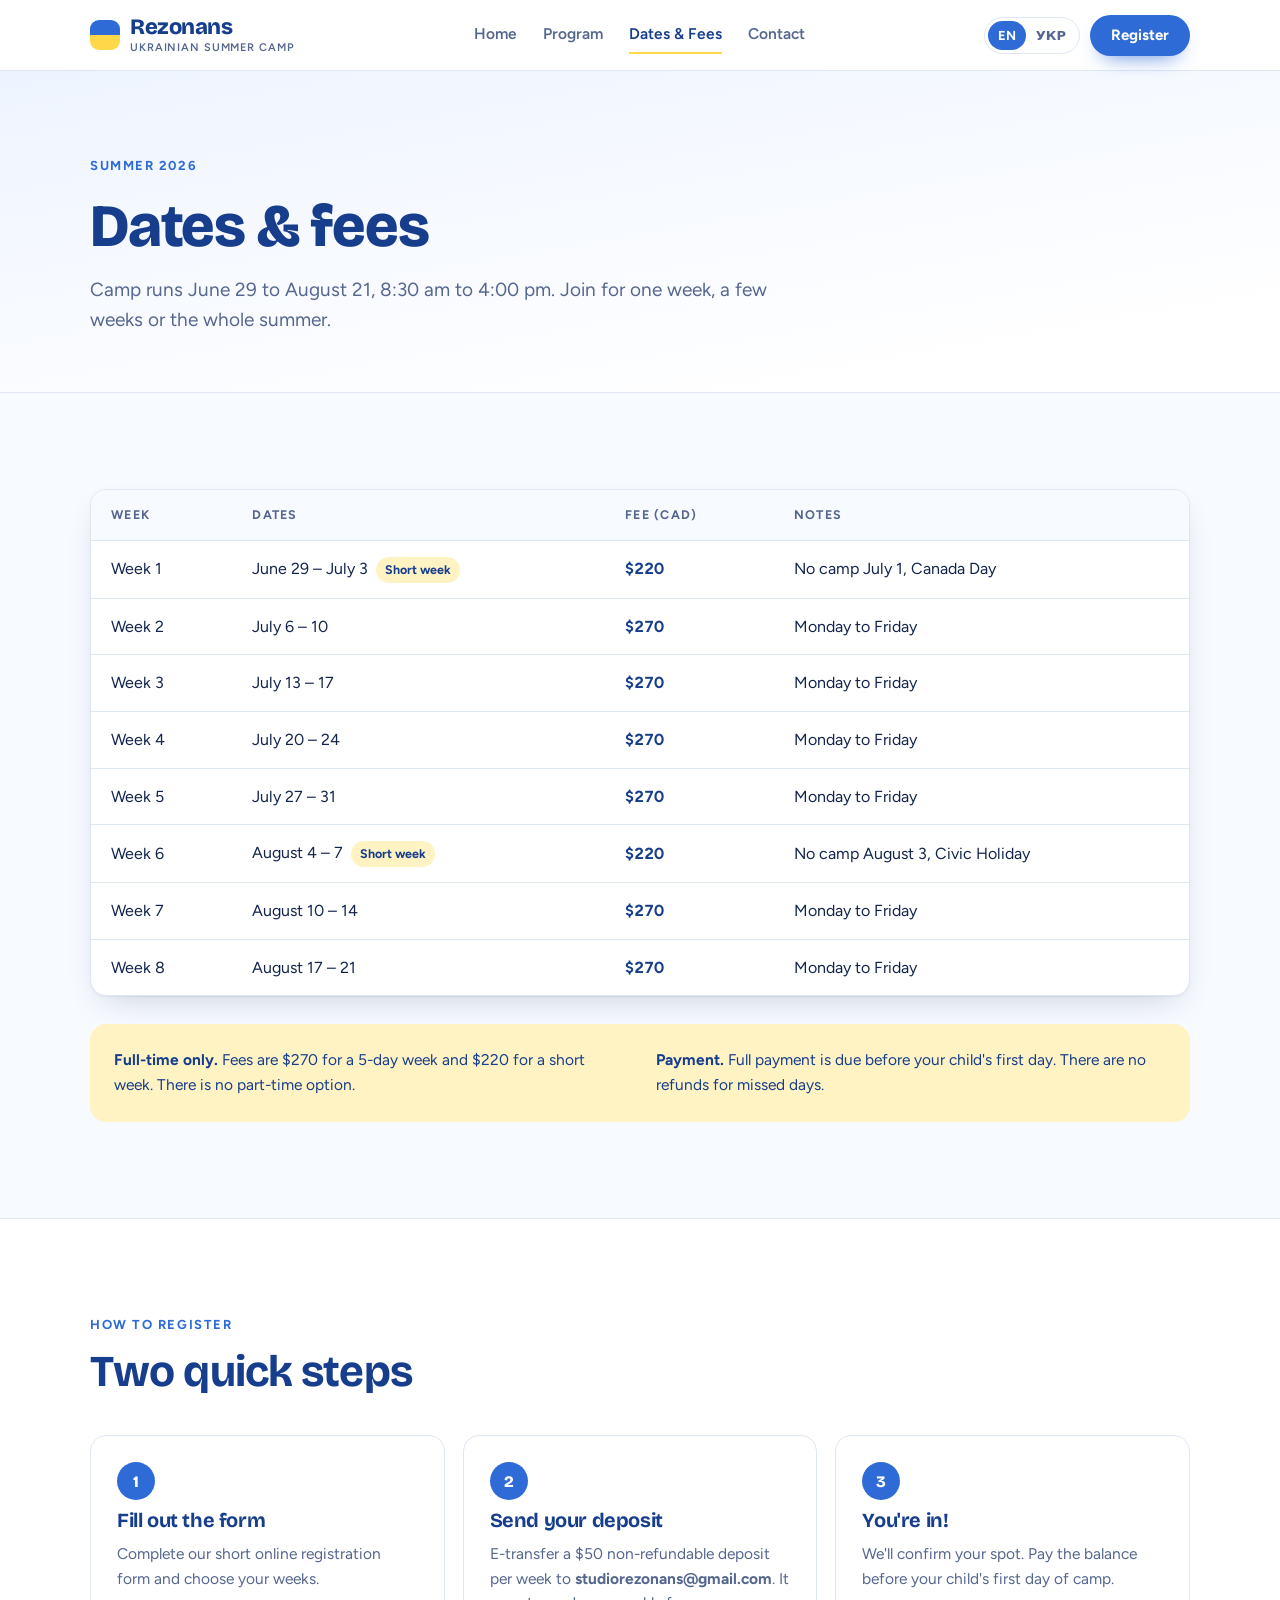
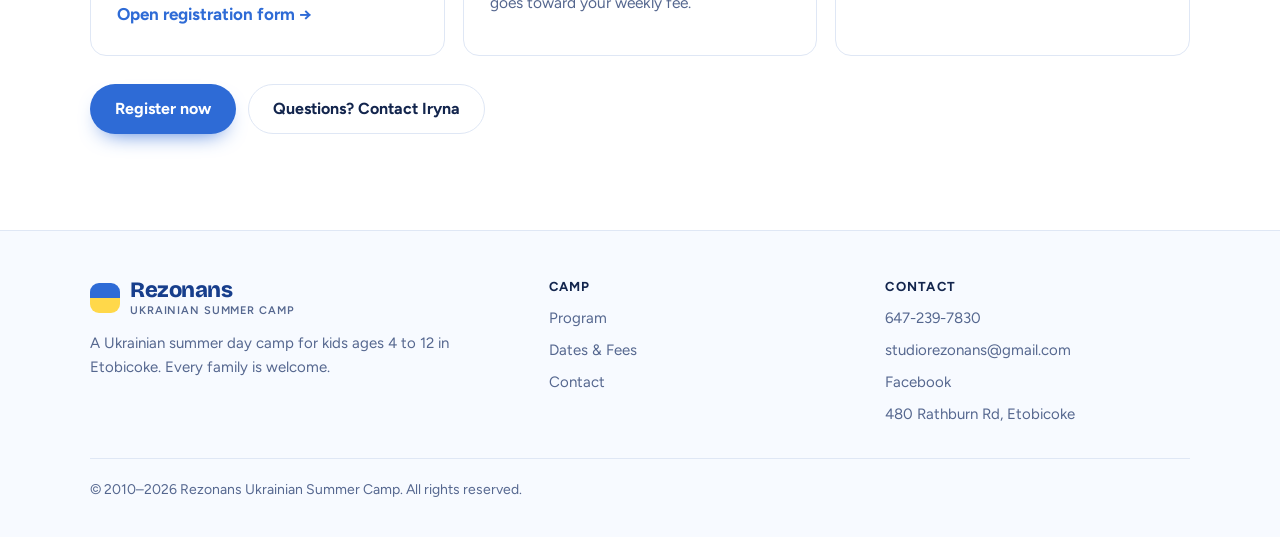
<file: registration.html>
<!doctype html>
<html lang="en-CA">
<head>
<meta charset="utf-8">
<meta name="viewport" content="width=device-width,initial-scale=1,viewport-fit=cover">
<title>Dates & Fees | Rezonans Summer Camp</title>
<meta name="claude:viewport-fit-sides" content="cover">
<meta name="description" content="Summer 2026 dates and weekly fees for Rezonans Ukrainian Summer Camp, and how to register in two easy steps.">
<link rel="preconnect" href="https://fonts.googleapis.com"><link rel="preconnect" href="https://fonts.gstatic.com" crossorigin>
<link rel="stylesheet" href="https://fonts.googleapis.com/css2?family=Bricolage+Grotesque:opsz,wght@12..96,600;12..96,800&family=Figtree:wght@400;500;600;700&display=swap">
<link rel="stylesheet" href="styles.css">
<script>try{if(localStorage.getItem('rez-lang')==='uk')document.documentElement.setAttribute('data-lang','uk')}catch(e){}</script>
<meta property="og:title" content="Dates & Fees | Rezonans Summer Camp"><meta property="og:description" content="Summer 2026 dates and weekly fees for Rezonans Ukrainian Summer Camp, and how to register in two easy steps.">

</head>
<body>
<header>
  <div class="wrap nav">
    <a class="logo" href="index.html" aria-label="Rezonans Summer Camp home"><span class="logo-mark"></span><span>Rezonans<small><span class="i18n" lang="en">Ukrainian Summer Camp</span><span class="i18n" lang="uk">Український літній табір</span></small></span></a>
    <nav class="nav-links" id="menu" aria-label="Main"><a href="index.html"><span class="i18n" lang="en">Home</span><span class="i18n" lang="uk">Головна</span></a><a href="program.html"><span class="i18n" lang="en">Program</span><span class="i18n" lang="uk">Програма</span></a><a href="registration.html" aria-current="page"><span class="i18n" lang="en">Dates &amp; Fees</span><span class="i18n" lang="uk">Дати та ціни</span></a><a href="contact.html"><span class="i18n" lang="en">Contact</span><span class="i18n" lang="uk">Контакти</span></a></nav>
    <div class="nav-right">
      <div class="lang" role="group" aria-label="Language"><button type="button" data-l="en" aria-pressed="true">EN</button><button type="button" data-l="uk" aria-pressed="false">УКР</button></div>
      <a class="btn btn-blue nav-cta" href="registration.html"><span class="i18n" lang="en">Register</span><span class="i18n" lang="uk">Реєстрація</span></a>
      <button class="menu-btn" type="button" aria-expanded="false" aria-controls="menu">Menu</button>
    </div>
  </div>
</header>
<section class="page-hero"><div class="wrap reveal"><span class="eyebrow"><span class="i18n" lang="en">Summer 2026</span><span class="i18n" lang="uk">Літо 2026</span></span><h1><span class="i18n" lang="en">Dates &amp; fees</span><span class="i18n" lang="uk">Дати та ціни</span></h1><p class="lead"><span class="i18n" lang="en">Camp runs June 29 to August 21, 8:30 am to 4:00 pm. Join for one week, a few weeks or the whole summer.</span><span class="i18n" lang="uk">Табір працює з 29 червня до 21 серпня, з 8:30 до 16:00. Можна на тиждень, кілька тижнів або на все літо.</span></p></div></section>
<main>
<section class="band soft">
  <div class="wrap">
    <div class="table-wrap"><table>
      <thead><tr><th><span class="i18n" lang="en">Week</span><span class="i18n" lang="uk">Тиждень</span></th><th><span class="i18n" lang="en">Dates</span><span class="i18n" lang="uk">Дати</span></th><th><span class="i18n" lang="en">Fee (CAD)</span><span class="i18n" lang="uk">Ціна (CAD)</span></th><th><span class="i18n" lang="en">Notes</span><span class="i18n" lang="uk">Примітки</span></th></tr></thead>
      <tbody><tr><td><span class="i18n" lang="en">Week</span><span class="i18n" lang="uk">Тиждень</span> 1</td><td><span class="i18n" lang="en">June 29 – July 3</span><span class="i18n" lang="uk">29 червня – 3 липня</span><span class=short><span class="i18n" lang="en">Short week</span><span class="i18n" lang="uk">Коротший тиждень</span></span></td><td class="num">$220</td><td><span class="i18n" lang="en">No camp July 1, Canada Day</span><span class="i18n" lang="uk">1 липня вихідний — День Канади</span></td></tr><tr><td><span class="i18n" lang="en">Week</span><span class="i18n" lang="uk">Тиждень</span> 2</td><td><span class="i18n" lang="en">July 6 – 10</span><span class="i18n" lang="uk">6 – 10 липня</span></td><td class="num">$270</td><td><span class="i18n" lang="en">Monday to Friday</span><span class="i18n" lang="uk">З понеділка по пʼятницю</span></td></tr><tr><td><span class="i18n" lang="en">Week</span><span class="i18n" lang="uk">Тиждень</span> 3</td><td><span class="i18n" lang="en">July 13 – 17</span><span class="i18n" lang="uk">13 – 17 липня</span></td><td class="num">$270</td><td><span class="i18n" lang="en">Monday to Friday</span><span class="i18n" lang="uk">З понеділка по пʼятницю</span></td></tr><tr><td><span class="i18n" lang="en">Week</span><span class="i18n" lang="uk">Тиждень</span> 4</td><td><span class="i18n" lang="en">July 20 – 24</span><span class="i18n" lang="uk">20 – 24 липня</span></td><td class="num">$270</td><td><span class="i18n" lang="en">Monday to Friday</span><span class="i18n" lang="uk">З понеділка по пʼятницю</span></td></tr><tr><td><span class="i18n" lang="en">Week</span><span class="i18n" lang="uk">Тиждень</span> 5</td><td><span class="i18n" lang="en">July 27 – 31</span><span class="i18n" lang="uk">27 – 31 липня</span></td><td class="num">$270</td><td><span class="i18n" lang="en">Monday to Friday</span><span class="i18n" lang="uk">З понеділка по пʼятницю</span></td></tr><tr><td><span class="i18n" lang="en">Week</span><span class="i18n" lang="uk">Тиждень</span> 6</td><td><span class="i18n" lang="en">August 4 – 7</span><span class="i18n" lang="uk">4 – 7 серпня</span><span class=short><span class="i18n" lang="en">Short week</span><span class="i18n" lang="uk">Коротший тиждень</span></span></td><td class="num">$220</td><td><span class="i18n" lang="en">No camp August 3, Civic Holiday</span><span class="i18n" lang="uk">3 серпня вихідний — Civic Holiday</span></td></tr><tr><td><span class="i18n" lang="en">Week</span><span class="i18n" lang="uk">Тиждень</span> 7</td><td><span class="i18n" lang="en">August 10 – 14</span><span class="i18n" lang="uk">10 – 14 серпня</span></td><td class="num">$270</td><td><span class="i18n" lang="en">Monday to Friday</span><span class="i18n" lang="uk">З понеділка по пʼятницю</span></td></tr><tr><td><span class="i18n" lang="en">Week</span><span class="i18n" lang="uk">Тиждень</span> 8</td><td><span class="i18n" lang="en">August 17 – 21</span><span class="i18n" lang="uk">17 – 21 серпня</span></td><td class="num">$270</td><td><span class="i18n" lang="en">Monday to Friday</span><span class="i18n" lang="uk">З понеділка по пʼятницю</span></td></tr></tbody></table></div>
    <div class="policy">
      <p><strong><span class="i18n" lang="en">Full-time only.</span><span class="i18n" lang="uk">Лише повний день.</span></strong> <span class="i18n" lang="en">Fees are $270 for a 5-day week and $220 for a short week. There is no part-time option.</span><span class="i18n" lang="uk">$270 за 5-денний тиждень і $220 за коротший. Неповного дня немає.</span></p>
      <p><strong><span class="i18n" lang="en">Payment.</span><span class="i18n" lang="uk">Оплата.</span></strong> <span class="i18n" lang="en">Full payment is due before your child's first day. There are no refunds for missed days.</span><span class="i18n" lang="uk">Повну оплату потрібно внести до першого дня дитини в таборі. Пропущені дні не повертаються.</span></p>
    </div>
  </div>
</section>
<section class="band">
  <div class="wrap">
    <div class="sec-head"><span class="eyebrow"><span class="i18n" lang="en">How to register</span><span class="i18n" lang="uk">Як зареєструватися</span></span><h2><span class="i18n" lang="en">Two quick steps</span><span class="i18n" lang="uk">Два простих кроки</span></h2></div>
    <div class="steps">
      <div class="step"><span class="step-n">1</span><h3><span class="i18n" lang="en">Fill out the form</span><span class="i18n" lang="uk">Заповніть форму</span></h3><p><span class="i18n" lang="en">Complete our short online registration form and choose your weeks.</span><span class="i18n" lang="uk">Заповніть коротку онлайн-форму та оберіть тижні.</span></p><a class="link" href="https://docs.google.com/forms/d/e/1FAIpQLScXuH_xMxukLiYVoIbSe8s9hQl02Uxfyj5jGYlgy9IzfHoSdQ/viewform" target="_blank" rel="noopener"><span class="i18n" lang="en">Open registration form →</span><span class="i18n" lang="uk">Відкрити форму →</span></a></div>
      <div class="step"><span class="step-n">2</span><h3><span class="i18n" lang="en">Send your deposit</span><span class="i18n" lang="uk">Надішліть депозит</span></h3><p><span class="i18n" lang="en">E-transfer a $50 non-refundable deposit per week to <strong>studiorezonans@gmail.com</strong>. It goes toward your weekly fee.</span><span class="i18n" lang="uk">Надішліть e-transfer — $50 за кожен тиждень на <strong>studiorezonans@gmail.com</strong>. Депозит не повертається і зараховується в оплату.</span></p></div>
      <div class="step"><span class="step-n">3</span><h3><span class="i18n" lang="en">You're in!</span><span class="i18n" lang="uk">Готово!</span></h3><p><span class="i18n" lang="en">We'll confirm your spot. Pay the balance before your child's first day of camp.</span><span class="i18n" lang="uk">Ми підтвердимо місце. Решту оплати внесіть до першого дня в таборі.</span></p></div>
    </div>
    <div class="cta-row"><a class="btn btn-blue" href="https://docs.google.com/forms/d/e/1FAIpQLScXuH_xMxukLiYVoIbSe8s9hQl02Uxfyj5jGYlgy9IzfHoSdQ/viewform" target="_blank" rel="noopener"><span class="i18n" lang="en">Register now</span><span class="i18n" lang="uk">Зареєструватися</span></a><a class="btn btn-line" href="contact.html"><span class="i18n" lang="en">Questions? Contact Iryna</span><span class="i18n" lang="uk">Питання? Напишіть Ірині</span></a></div>
  </div>
</section>
</main>
<footer>
  <div class="wrap">
    <div class="foot-grid">
      <div><a class="logo" href="index.html" style="margin-bottom:14px"><span class="logo-mark"></span><span>Rezonans<small><span class="i18n" lang="en">Ukrainian Summer Camp</span><span class="i18n" lang="uk">Український літній табір</span></small></span></a>
        <p><span class="i18n" lang="en">A Ukrainian summer day camp for kids ages 4 to 12 in Etobicoke. Every family is welcome.</span><span class="i18n" lang="uk">Український літній денний табір для дітей 4–12 років в Етобіко. Раді кожній родині.</span></p></div>
      <div><h3><span class="i18n" lang="en">Camp</span><span class="i18n" lang="uk">Табір</span></h3><ul><li><a href="program.html"><span class="i18n" lang="en">Program</span><span class="i18n" lang="uk">Програма</span></a></li><li><a href="registration.html"><span class="i18n" lang="en">Dates &amp; Fees</span><span class="i18n" lang="uk">Дати та ціни</span></a></li><li><a href="contact.html"><span class="i18n" lang="en">Contact</span><span class="i18n" lang="uk">Контакти</span></a></li></ul></div>
      <div><h3><span class="i18n" lang="en">Contact</span><span class="i18n" lang="uk">Контакти</span></h3><ul>
        <li><a href="tel:+16472397830">647-239-7830</a></li>
        <li><a href="mailto:studiorezonans@gmail.com">studiorezonans@gmail.com</a></li>
        <li><a href="https://www.facebook.com/rezonans.tabir" target="_blank" rel="noopener">Facebook</a></li>
        <li>480 Rathburn Rd, Etobicoke</li></ul></div>
    </div>
    <div class="foot-base">© 2010–2026 Rezonans Ukrainian Summer Camp. <span class="i18n" lang="en">All rights reserved.</span><span class="i18n" lang="uk">Усі права захищені.</span></div>
  </div>
</footer>
<script src="site.js"></script>
</body>
</html>
</file>
<file: styles.css>
/* Rezonans Ukrainian Summer Camp
   Layout: friendly multi-page camp site; soft-blue hero with a yellow summer pill, white bands, blue + warm-yellow accents used sparingly. */
:root{
  --bg:#FFFFFF; --soft:#EEF4FF; --soft-2:#F7FAFF; --ink:#13254D; --muted:#55678F; --line:#DFE7F5;
  --blue:#2E6BD6; --blue-deep:#173E8C; --on-blue:#FFFFFF; --yellow:#FFD84A; --yellow-soft:#FFF3C4; --on-yellow:#173E8C;
  --shadow:0 1px 2px rgba(19,37,77,.06),0 14px 34px -14px rgba(19,37,77,.22);
  --display:"Bricolage Grotesque","Avenir Next","Segoe UI",system-ui,sans-serif;
  --body:"Figtree","Segoe UI",system-ui,-apple-system,sans-serif;
  --r:16px;
}
@media (prefers-color-scheme:dark){:root:not([data-theme="light"]){
  --bg:#0C1528; --soft:#12203B; --soft-2:#0F1B33; --ink:#E8EEFB; --muted:#A3B3D3; --line:#22314F;
  --blue:#5C93F0; --blue-deep:#BFD3FA; --on-blue:#08142B; --yellow:#FFD84A; --yellow-soft:#3A3315; --on-yellow:#FFE88A;
  --shadow:0 1px 2px rgba(0,0,0,.4),0 14px 34px -14px rgba(0,0,0,.6); color-scheme:dark}}
:root[data-theme="dark"]{
  --bg:#0C1528; --soft:#12203B; --soft-2:#0F1B33; --ink:#E8EEFB; --muted:#A3B3D3; --line:#22314F;
  --blue:#5C93F0; --blue-deep:#BFD3FA; --on-blue:#08142B; --yellow:#FFD84A; --yellow-soft:#3A3315; --on-yellow:#FFE88A;
  --shadow:0 1px 2px rgba(0,0,0,.4),0 14px 34px -14px rgba(0,0,0,.6); color-scheme:dark}

*{box-sizing:border-box}
html{scroll-behavior:smooth}
@media (prefers-reduced-motion:reduce){html{scroll-behavior:auto}*{animation:none!important;transition:none!important}}
body{margin:0;background:var(--bg);color:var(--ink);font-family:var(--body);font-size:17px;line-height:1.6;-webkit-font-smoothing:antialiased}
body::before{content:"";position:fixed;inset:0 0 auto;height:env(safe-area-inset-top,0px);z-index:60;background:var(--bg)}
img{max-width:100%;display:block}
a{color:inherit}
h1,h2,h3{font-family:var(--display);line-height:1.08;letter-spacing:-.02em;text-wrap:balance;margin:0;color:var(--blue-deep)}
p{margin:0}
.wrap{max-width:1140px;margin:0 auto;padding-left:max(20px,env(safe-area-inset-left,0px));padding-right:max(20px,env(safe-area-inset-right,0px))}
.band{padding-block:clamp(56px,8vw,96px)}
.band.soft{background:var(--soft-2);border-block:1px solid var(--line)}
.eyebrow{font-size:13px;font-weight:700;letter-spacing:.12em;text-transform:uppercase;color:var(--blue)}
.lead{color:var(--muted);font-size:clamp(17px,2vw,19px);max-width:58ch}
.sec-head{display:grid;gap:12px;margin-bottom:40px;max-width:720px}
.sec-head h2{font-size:clamp(30px,4.4vw,44px)}
:focus-visible{outline:3px solid var(--yellow);outline-offset:3px;border-radius:6px}

.btn{display:inline-flex;align-items:center;justify-content:center;gap:10px;font:700 16px/1 var(--body);padding:16px 24px;border-radius:999px;text-decoration:none;border:1.5px solid transparent;cursor:pointer;transition:transform .15s ease,box-shadow .15s ease,border-color .15s}
.btn:hover{transform:translateY(-1px)}
.btn-blue{background:var(--blue);color:var(--on-blue);box-shadow:0 10px 22px -12px var(--blue)}
.btn-yellow{background:var(--yellow);color:#173E8C}
.btn-line{color:var(--ink);border-color:var(--line);background:var(--bg)}
.btn-line:hover{border-color:var(--blue)}
.link{font-weight:700;color:var(--blue);text-decoration:none}
.link:hover{text-decoration:underline;text-underline-offset:4px}
.pill{display:inline-flex;align-items:center;gap:8px;background:var(--yellow-soft);color:var(--on-yellow);font-weight:700;font-size:14px;padding:8px 16px;border-radius:999px}
.pill::before{content:"";width:8px;height:8px;border-radius:50%;background:var(--yellow)}

/* header */
header{position:sticky;top:env(safe-area-inset-top,0px);z-index:50;background:color-mix(in srgb,var(--bg) 92%,transparent);backdrop-filter:blur(10px);-webkit-backdrop-filter:blur(10px);border-bottom:1px solid var(--line)}
.nav{display:flex;align-items:center;justify-content:space-between;gap:16px;height:70px;position:relative}
.logo{display:flex;align-items:center;gap:10px;text-decoration:none;font:800 22px/1 var(--display);letter-spacing:-.02em;color:var(--blue-deep);white-space:nowrap}
.logo-mark{width:30px;height:30px;border-radius:9px;background:linear-gradient(#2E6BD6 50%,#FFD84A 50%);flex:none}
.logo small{display:block;font:600 11px/1.2 var(--body);letter-spacing:.08em;text-transform:uppercase;color:var(--muted);margin-top:3px}
.nav-links{display:flex;gap:26px;font-weight:600;font-size:15.5px}
.nav-links a{text-decoration:none;color:var(--muted);padding-block:6px;border-bottom:2px solid transparent}
.nav-links a:hover{color:var(--ink)}
.nav-links a[aria-current="page"]{color:var(--blue-deep);border-bottom-color:var(--yellow)}
.nav-cta{padding:12px 20px!important;font-size:15px!important}
.menu-btn{display:none;background:transparent;border:1.5px solid var(--line);color:var(--ink);border-radius:999px;padding:10px 16px;font:700 15px var(--body);cursor:pointer}
@media (max-width:900px){
  .menu-btn{display:inline-flex}
  .nav-cta{display:none!important}
  .nav-links{display:none;position:absolute;top:70px;left:0;right:0;flex-direction:column;gap:0;background:var(--bg);border-bottom:1px solid var(--line);box-shadow:var(--shadow);padding:6px max(20px,env(safe-area-inset-right,0px)) 16px max(20px,env(safe-area-inset-left,0px))}
  .nav-links.open{display:flex}
  .nav-links a{padding:14px 0;border-bottom:1px solid var(--line);font-size:17px}
  .nav-links a[aria-current="page"]{color:var(--blue);border-bottom-color:var(--line)}
}

/* photos: a soft placeholder until the real image is in /images */
.photo{position:relative;border-radius:22px;overflow:hidden;background:linear-gradient(160deg,#DCE8FF,#F3F7FF);aspect-ratio:4/3;max-width:100%;box-shadow:var(--shadow)}
.photo::after{content:attr(data-label);position:absolute;left:16px;bottom:14px;font:600 13px var(--body);color:#3C5A9A;background:rgba(255,255,255,.8);padding:6px 10px;border-radius:999px}
.photo img{position:absolute;inset:0;width:100%;height:100%;object-fit:cover;z-index:1}
.photo:has(img)::after{display:none}

/* home hero */
.hero{background:linear-gradient(170deg,var(--soft),var(--bg) 78%);padding-block:clamp(44px,7vw,88px) clamp(52px,7vw,88px)}
.hero-grid{display:grid;grid-template-columns:1.05fr .95fr;gap:clamp(32px,5vw,64px);align-items:center}
.hero-grid>*{min-width:0}
.hero h1{font-size:clamp(40px,6.4vw,70px);font-weight:800;margin:20px 0 18px}
.cta-row{display:flex;flex-wrap:wrap;gap:12px;margin-top:28px}
.hero .photo{aspect-ratio:5/4}
@media (max-width:900px){.hero-grid{grid-template-columns:1fr}}

/* quick facts */
.facts{display:grid;grid-template-columns:repeat(4,1fr);background:var(--bg);border:1px solid var(--line);border-radius:var(--r);box-shadow:var(--shadow)}
.facts div{padding:22px 24px;display:grid;gap:4px;min-width:0}
.facts div+div{border-left:1px solid var(--line)}
.facts small{font-size:12.5px;font-weight:700;letter-spacing:.1em;text-transform:uppercase;color:var(--muted)}
.facts strong{font:800 clamp(19px,2.2vw,23px)/1.2 var(--display);color:var(--blue-deep)}
.facts div>span{color:var(--muted);font-size:14.5px}
@media (max-width:860px){.facts{grid-template-columns:1fr 1fr}.facts div:nth-child(3){border-left:0}.facts div:nth-child(n+3){border-top:1px solid var(--line)}}
@media (max-width:420px){.facts{grid-template-columns:1fr}.facts div+div{border-left:0;border-top:1px solid var(--line)}}

/* STEM cards */
.stem{display:grid;grid-template-columns:repeat(4,1fr);gap:18px}
.stem-card{background:var(--bg);border:1px solid var(--line);border-radius:var(--r);padding:26px 24px;display:grid;gap:10px;align-content:start}
.band:not(.soft) .stem-card{background:var(--soft-2)}
.letter{width:52px;height:52px;border-radius:14px;display:grid;place-items:center;font:800 26px var(--display);background:var(--blue);color:var(--on-blue)}
.stem-card:nth-child(even) .letter{background:var(--yellow);color:#173E8C}
.stem-card h3{font-size:21px}
.stem-card p{color:var(--muted);font-size:15.5px}
.also{margin-top:22px;color:var(--muted)}
@media (max-width:960px){.stem{grid-template-columns:1fr 1fr}}
@media (max-width:520px){.stem{grid-template-columns:1fr}}

/* split sections */
.split{display:grid;grid-template-columns:1fr 1fr;gap:clamp(28px,5vw,64px);align-items:center}
.split>*{min-width:0}
.split .prose{display:grid;gap:16px}
.split .prose p{color:var(--muted);font-size:17.5px}
.ticks{list-style:none;margin:6px 0 0;padding:0;display:grid;gap:10px}
.ticks li{display:grid;grid-template-columns:24px 1fr;gap:12px}
.ticks li::before{content:"";width:22px;height:22px;margin-top:2px;border-radius:50%;background:var(--yellow-soft) url("data:image/svg+xml,%3Csvg xmlns='http://www.w3.org/2000/svg' viewBox='0 0 24 24' fill='none' stroke='%232E6BD6' stroke-width='3' stroke-linecap='round' stroke-linejoin='round'%3E%3Cpath d='M20 6 9 17l-5-5'/%3E%3C/svg%3E") center/13px no-repeat}
@media (max-width:860px){.split{grid-template-columns:1fr}.split.flip .photo{order:-1}}

/* page hero */
.page-hero{background:linear-gradient(170deg,var(--soft),var(--bg) 85%);padding-block:clamp(44px,7vw,80px) clamp(36px,5vw,56px)}
.page-hero h1{font-size:clamp(38px,5.8vw,60px);font-weight:800;margin:16px 0}

/* registration */
.table-wrap{overflow-x:auto;border:1px solid var(--line);border-radius:var(--r);background:var(--bg);box-shadow:var(--shadow)}
table{width:100%;border-collapse:collapse;font-size:16px;min-width:520px}
th,td{text-align:left;padding:15px 20px;border-bottom:1px solid var(--line)}
th{font-size:12.5px;font-weight:700;letter-spacing:.1em;text-transform:uppercase;color:var(--muted);background:var(--soft-2)}
tbody tr:last-child td{border-bottom:0}
td.num{font-variant-numeric:tabular-nums;font-weight:700;color:var(--blue-deep);white-space:nowrap}
.short{display:inline-block;margin-left:8px;font-size:12.5px;font-weight:700;background:var(--yellow-soft);color:var(--on-yellow);padding:3px 9px;border-radius:999px}
.steps{display:grid;grid-template-columns:repeat(3,1fr);gap:18px}
.step{background:var(--bg);border:1px solid var(--line);border-radius:var(--r);padding:26px;display:grid;gap:10px;align-content:start}
.step-n{width:38px;height:38px;border-radius:50%;display:grid;place-items:center;font:800 16px var(--display);background:var(--blue);color:var(--on-blue)}
.step h3{font-size:20px}
.step p{color:var(--muted);font-size:15.5px}
.policy{display:grid;grid-template-columns:repeat(2,1fr);gap:12px 32px;margin-top:28px;padding:24px;border-radius:var(--r);background:var(--yellow-soft);color:var(--on-yellow)}
.policy p{font-size:15.5px}
@media (max-width:860px){.steps,.policy{grid-template-columns:1fr}}

/* gallery */
.years{display:grid;grid-template-columns:repeat(auto-fill,minmax(200px,1fr));gap:16px}
.year{display:grid;gap:12px;text-decoration:none;border-radius:var(--r);padding:12px 12px 16px;background:var(--bg);border:1px solid var(--line);transition:transform .15s,box-shadow .15s}
.year:hover{transform:translateY(-2px);box-shadow:var(--shadow)}
.year .photo{border-radius:12px;box-shadow:none;aspect-ratio:4/3}
.year .photo::after{font-size:11.5px}
.year b{font:800 22px var(--display);color:var(--blue-deep);padding-inline:4px}
.year>span{font-size:14px;color:var(--muted);padding-inline:4px;margin-top:-8px}

/* contact */
.contact-grid{display:grid;grid-template-columns:1fr 1fr;gap:clamp(24px,4vw,48px);align-items:start}
.contact-grid>*{min-width:0}
.c-list{display:grid;gap:12px}
.c-item{background:var(--bg);border:1px solid var(--line);border-radius:var(--r);padding:18px 20px;display:grid;grid-template-columns:1fr auto;gap:4px 12px;align-items:center}
.c-item small{grid-column:1/-1;font-size:12.5px;font-weight:700;letter-spacing:.1em;text-transform:uppercase;color:var(--muted)}
.c-item>a,.c-item>span{font:700 clamp(16px,2.1vw,19px) var(--display);color:var(--blue-deep);text-decoration:none;overflow-wrap:anywhere}
.copy{font:700 13px var(--body);background:var(--soft);color:var(--blue);border:0;border-radius:999px;padding:8px 14px;cursor:pointer}
.map-card{background:var(--soft);border-radius:22px;padding:clamp(24px,4vw,36px);display:grid;gap:14px}
.map-card p{color:var(--muted)}
@media (max-width:860px){.contact-grid{grid-template-columns:1fr}}

/* CTA band */
.cta{background:var(--blue);color:#fff;border-radius:26px;padding:clamp(30px,5vw,56px);display:flex;flex-wrap:wrap;justify-content:space-between;align-items:center;gap:24px}
.cta h2{color:#fff;font-size:clamp(28px,4.2vw,42px)}
.cta p{opacity:.9;margin-top:10px;max-width:46ch}
:root[data-theme="dark"] .cta{background:#1E4FA8}
@media (prefers-color-scheme:dark){:root:not([data-theme="light"]) .cta{background:#1E4FA8}}

/* footer */
footer{background:var(--soft-2);border-top:1px solid var(--line);padding-block:48px 36px;color:var(--muted);font-size:15px}
.foot-grid{display:grid;grid-template-columns:1.4fr 1fr 1fr;gap:32px}
.foot-grid>*{min-width:0}
.foot-grid h3{font:700 13px var(--body);letter-spacing:.1em;text-transform:uppercase;color:var(--ink);margin-bottom:12px}
.foot-grid ul{list-style:none;margin:0;padding:0;display:grid;gap:8px}
.foot-grid a{text-decoration:none;overflow-wrap:anywhere}
.foot-grid a:hover{color:var(--ink)}
.foot-base{margin-top:32px;padding-top:20px;border-top:1px solid var(--line);font-size:14px}
@media (max-width:760px){.foot-grid{grid-template-columns:1fr 1fr}.foot-grid>div:first-child{grid-column:1/-1}}
.reveal{animation:rise .6s ease both}
.reveal.d2{animation-delay:.1s}
@keyframes rise{from{transform:translateY(12px)}to{transform:none}}

/* bilingual: English by default, Ukrainian when html[data-lang="uk"] */
html:not([data-lang="uk"]) .i18n[lang="uk"]{display:none}
html[data-lang="uk"] .i18n[lang="en"]{display:none}
.nav-right{display:flex;align-items:center;gap:10px}
.lang{display:inline-flex;border:1.5px solid var(--line);border-radius:999px;padding:3px;background:var(--bg)}
.lang button{border:0;background:transparent;color:var(--muted);font:700 13px var(--body);padding:7px 10px;border-radius:999px;cursor:pointer}
.lang button[aria-pressed="true"]{background:var(--blue);color:var(--on-blue)}
@media (max-width:420px){.logo small{display:none}.lang button{padding:7px 8px}}

/* highlights */
.hl-grid{display:grid;grid-template-columns:repeat(4,1fr);gap:18px}
.hl{background:var(--bg);border:1px solid var(--line);border-radius:var(--r);padding:26px 24px;display:grid;gap:10px;align-content:start}
.hl-ico{width:50px;height:50px;border-radius:14px;display:grid;place-items:center;background:var(--soft);color:var(--blue)}
.hl:nth-child(even) .hl-ico{background:var(--yellow-soft);color:#B8860B}
.hl-ico svg{width:25px;height:25px}
.hl h3{font-size:21px}
.hl p{color:var(--muted);font-size:15.5px}
@media (max-width:960px){.hl-grid{grid-template-columns:1fr 1fr}}
@media (max-width:520px){.hl-grid{grid-template-columns:1fr}}

/* week rhythm */
.week{display:grid;grid-template-columns:repeat(3,1fr);gap:18px}
.day{border-radius:var(--r);padding:26px;display:grid;gap:8px;align-content:start;background:var(--soft);border:1px solid var(--line)}
.day.y{background:var(--yellow-soft)}
.day small{font-size:12.5px;font-weight:700;letter-spacing:.1em;text-transform:uppercase;color:var(--blue)}
.day.y small{color:var(--on-yellow)}
.day h3{font-size:22px}
.day p{color:var(--muted);font-size:15.5px}
@media (max-width:860px){.week{grid-template-columns:1fr}}
.stem{grid-template-columns:repeat(5,1fr)}
@media (max-width:1060px){.stem{grid-template-columns:repeat(3,1fr)}}
@media (max-width:640px){.stem{grid-template-columns:1fr 1fr}}
@media (max-width:420px){.stem{grid-template-columns:1fr}}
.base-note{margin-top:26px;padding:20px 22px;border-radius:var(--r);border:1px dashed var(--line);color:var(--muted);max-width:820px}

/* real photos */
.photo{background:var(--soft)}
.photo::after{display:none}
.stem-card.has-photo{padding:0;overflow:hidden;gap:0}
.card-photo{border-radius:0;box-shadow:none;aspect-ratio:4/3}
.stem-body{padding:20px 22px 24px;display:grid;gap:10px;align-content:start}
.stem-card.has-photo .letter{width:44px;height:44px;font-size:22px;margin-top:-42px;position:relative;z-index:2;box-shadow:0 0 0 4px var(--bg)}
.band:not(.soft) .stem-card.has-photo .letter{box-shadow:0 0 0 4px var(--soft-2)}
/* moments mosaic: one tall photo + four */
.moments{display:grid;grid-template-columns:1.2fr 1fr 1fr;grid-template-rows:repeat(2,minmax(0,1fr));gap:16px}
.moment{margin:0;position:relative;min-width:0}
.moment .photo{aspect-ratio:auto;height:100%;min-height:200px;border-radius:18px}
.moment:first-child{grid-row:span 2}
.moment:first-child .photo{min-height:420px}
.moment figcaption{position:absolute;left:12px;bottom:12px;z-index:2;font:700 13px var(--body);color:#173E8C;background:rgba(255,255,255,.92);padding:6px 12px;border-radius:999px}
@media (max-width:760px){.moments{grid-template-columns:1fr 1fr;grid-template-rows:none}.moment:first-child{grid-column:span 2;grid-row:auto}.moment:first-child .photo{min-height:300px}.moment .photo{min-height:170px}}
/* founder */
.founder{display:grid;grid-template-columns:auto 1fr;gap:clamp(28px,5vw,64px);align-items:center}
.founder>*{min-width:0}
.founder-photo{width:clamp(220px,28vw,320px);aspect-ratio:1/1;max-width:100%;border-radius:50%;overflow:hidden;box-shadow:0 0 0 8px var(--yellow-soft),0 0 0 14px var(--soft),var(--shadow)}
.founder-photo img{width:100%;height:100%;object-fit:cover;object-position:center 30%}
.founder .prose p{color:var(--muted);font-size:17.5px}
.signoff{font:700 18px var(--display)!important;color:var(--blue-deep)!important}
@media (max-width:760px){.founder{grid-template-columns:1fr;justify-items:start}}
.founder .prose{display:grid;gap:16px}
.hero .photo{aspect-ratio:7/5}
</file>
